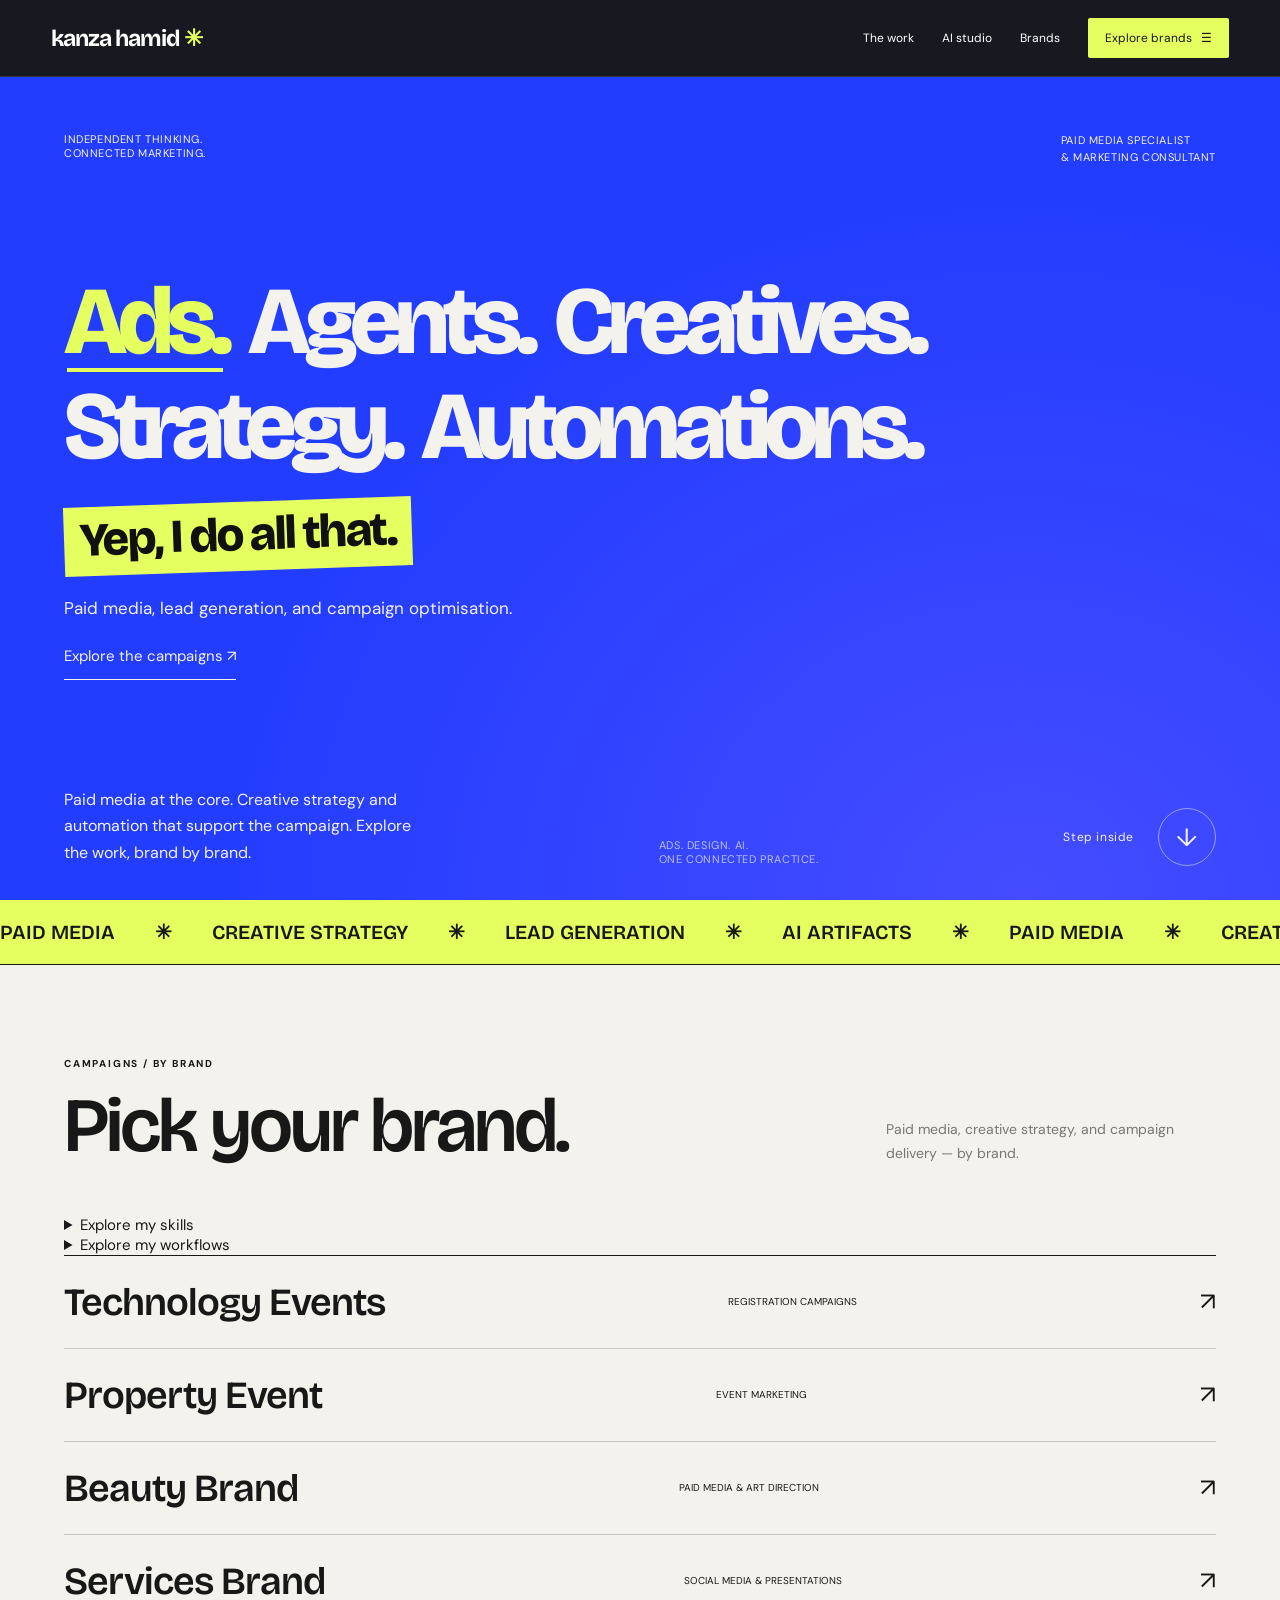
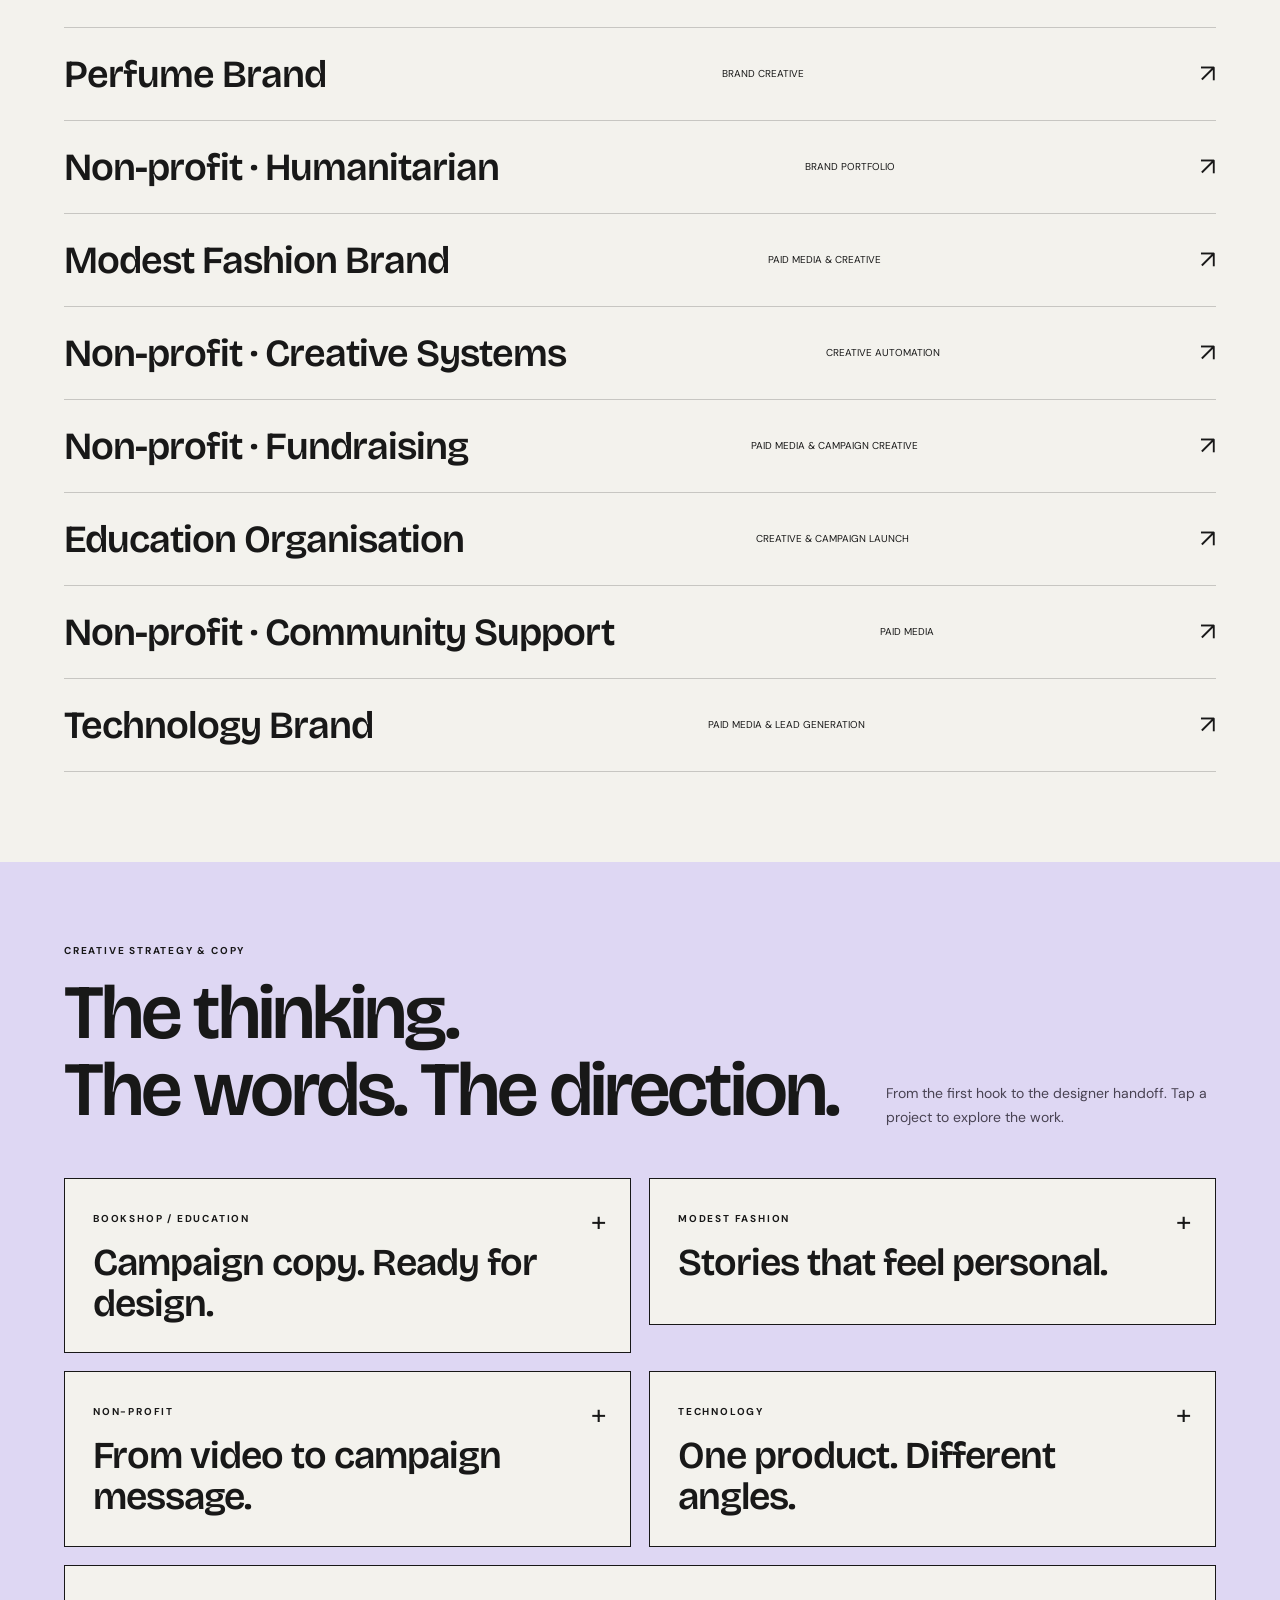
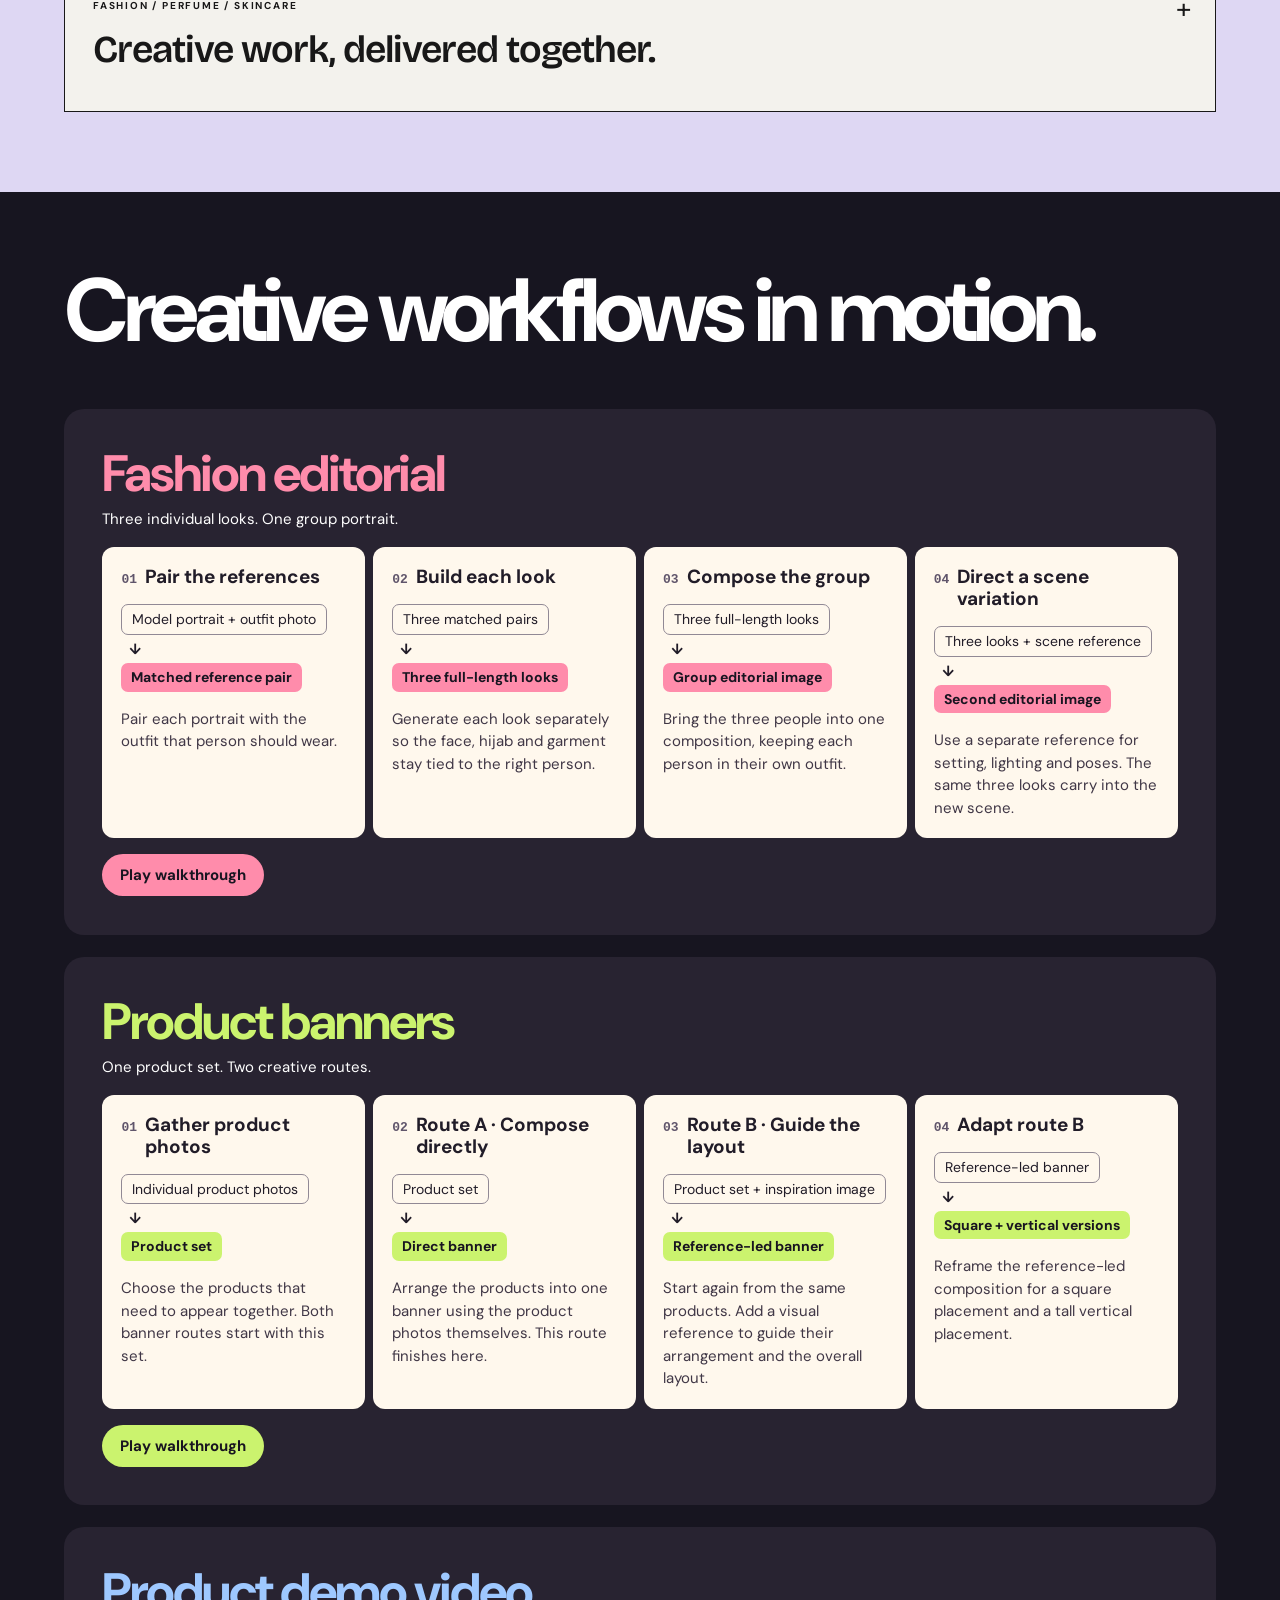
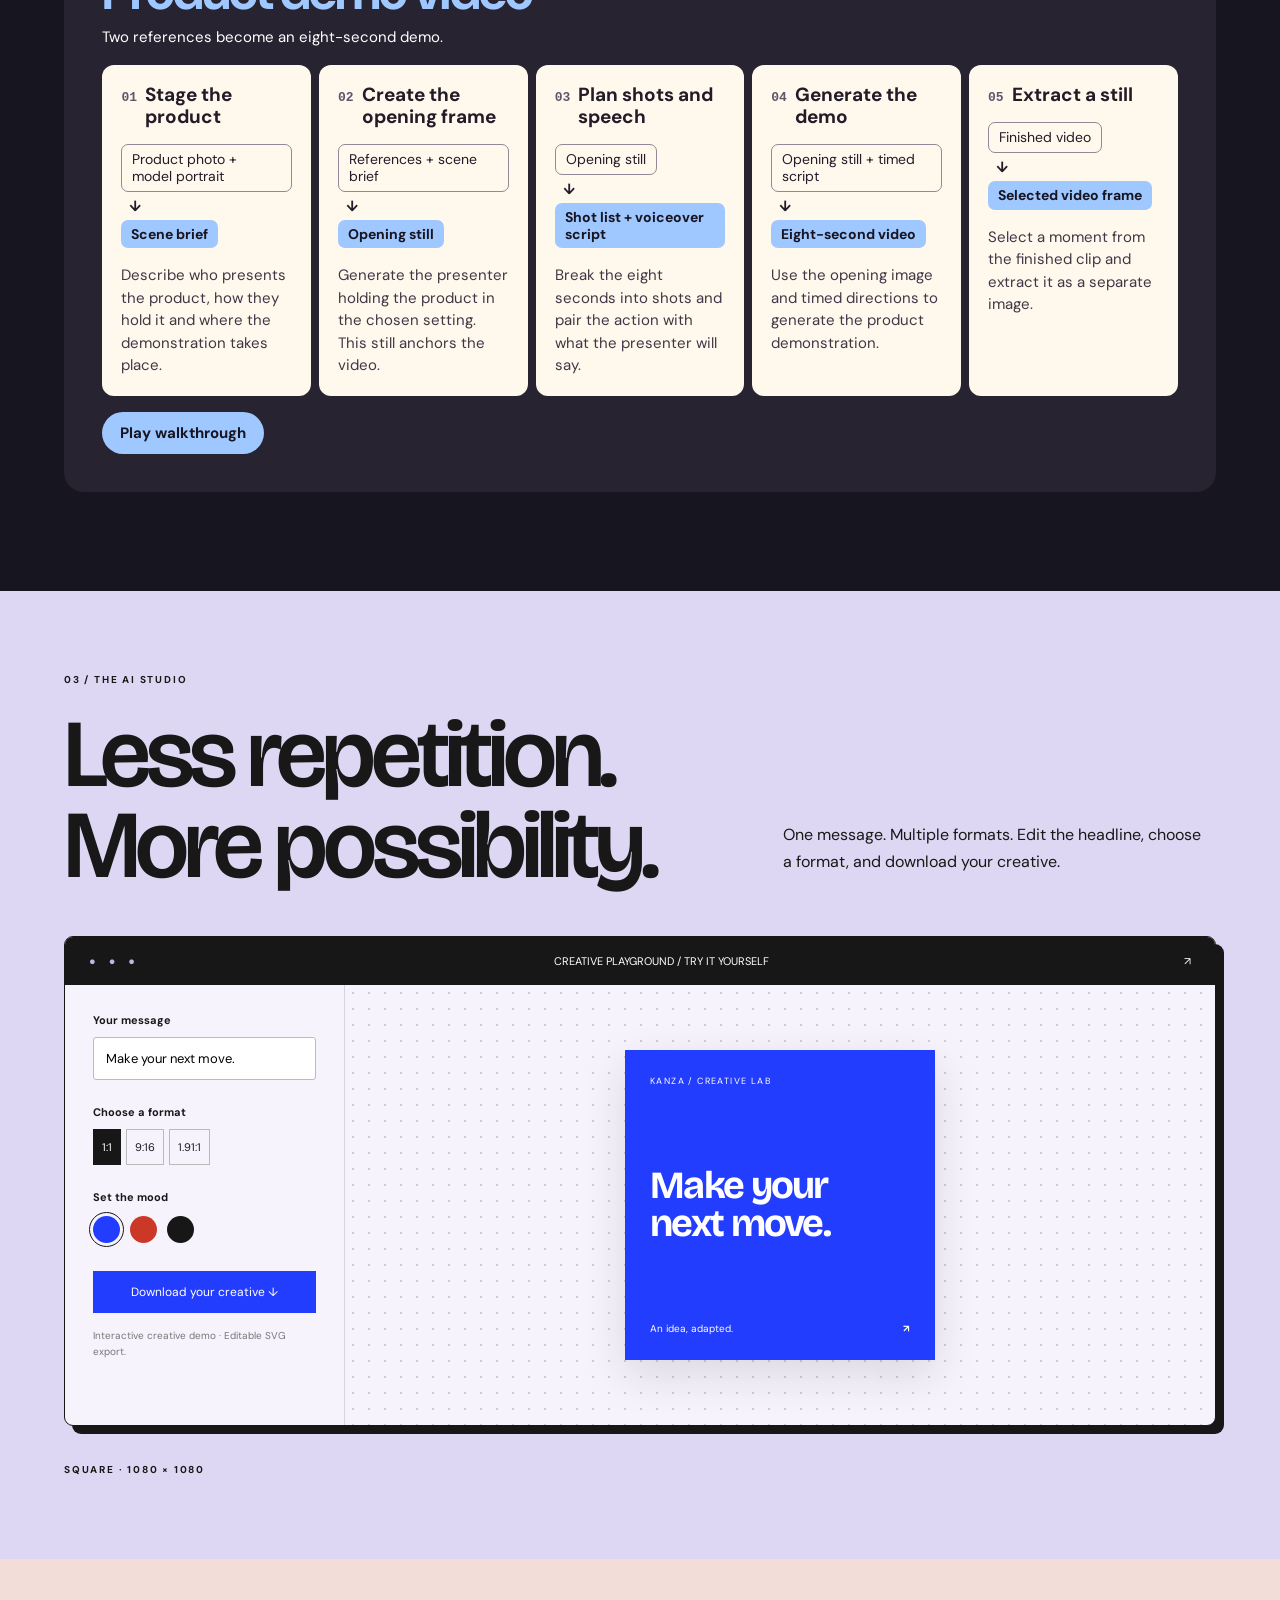
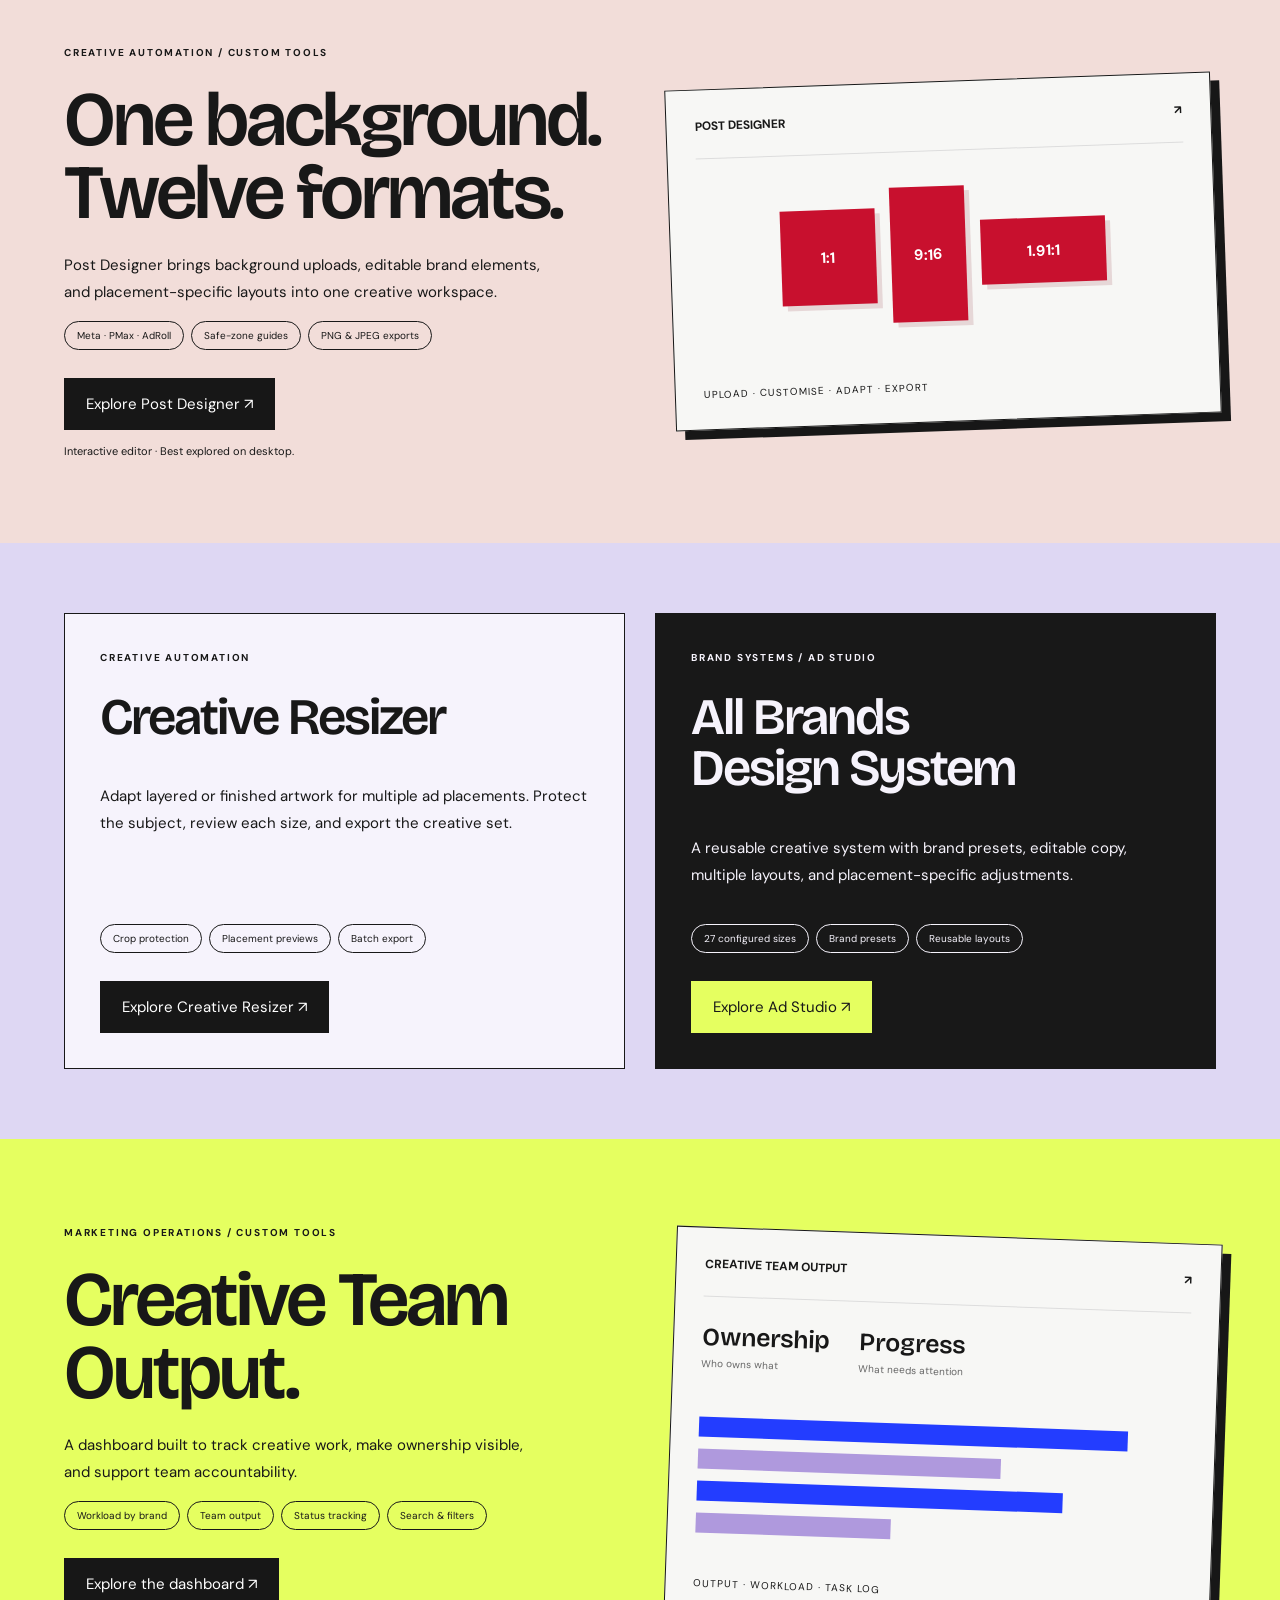
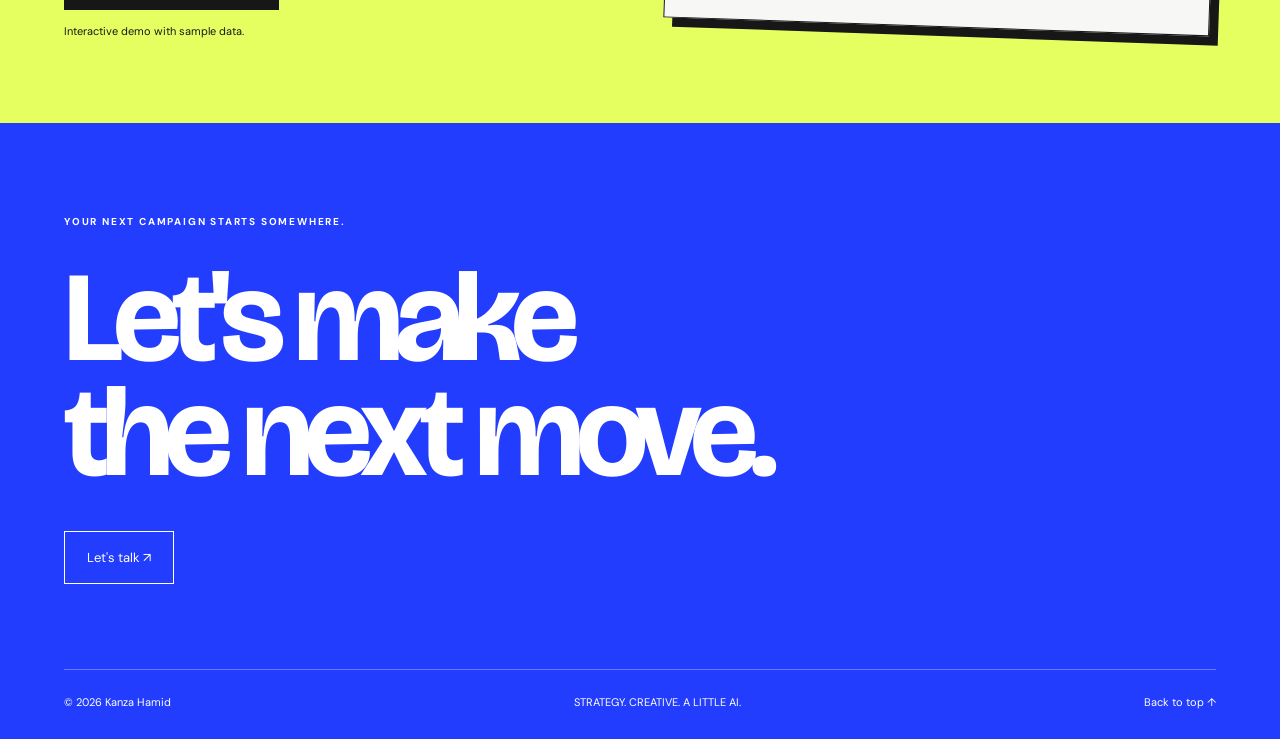
<file: index.html>
<!doctype html><html lang="en"><head><meta charset="utf-8"><meta name="viewport" content="width=device-width,initial-scale=1"><meta name="description" content="Kanza Hamid — Paid Media Specialist & Marketing Consultant. Explore campaigns by brand, Meta lead generation, creative design and interactive AI tools."><meta name="theme-color" content="#233dff"><title>Kanza Hamid — Campaigns, Creative & AI</title><link rel="stylesheet" href="portfolio.css"><meta name="google-site-verification" content="Qwblkh2skA27g4WfGn4xhctPp9uCqnTmbRpPhzlgyv4" /><style>
#top{min-height:100svh}

#top .interactive-hero{display:block;margin:clamp(22px,4vw,62px) 0;max-width:1500px}
#top .hero-message h1{font-size:clamp(50px,7.5vw,130px);line-height:.97;letter-spacing:-.065em}
#top .hero-topics{display:flex;flex-wrap:wrap;align-items:baseline;gap:.05em .21em;max-width:13em}
#top .hero-topics button{display:inline-block;position:relative;text-decoration:none;line-height:1.04;letter-spacing:inherit;animation:headline-land .65s cubic-bezier(.16,1,.3,1) backwards;animation-delay:var(--beat);transition:color .18s}
#top .hero-topics button:nth-child(1){--beat:0s}
#top .hero-topics button:nth-child(2){--beat:.15s}
#top .hero-topics button:nth-child(3){--beat:.29s}
#top .hero-topics button:nth-child(4){--beat:.43s}
#top .hero-topics button:nth-child(5){--beat:.57s}
#top .hero-topics button[aria-pressed="true"]::after{content:"";position:absolute;left:2%;right:3%;bottom:0;height:.045em;background:currentColor;transform-origin:left;animation:headline-rule .28s ease-out}
#top .hero-punchline{display:table;color:#111;background:var(--acid);padding:.16em .32em .22em;font-size:.49em;letter-spacing:-.045em;line-height:1.08;transform:rotate(-2deg);margin:clamp(16px,2vw,32px) 0;animation:headline-stamp .5s .85s cubic-bezier(.16,1,.3,1) backwards}
#top .hero-topic-detail{margin:24px 0 0;min-height:0}
#top button:focus-visible{outline:2px solid white;outline-offset:4px}
@keyframes headline-land{from{opacity:0;transform:translateY(.47em) skewY(4deg)}to{opacity:1;transform:none}}
@keyframes headline-stamp{from{opacity:0;transform:translateX(-.5em) rotate(-6deg) scale(1.12)}to{opacity:1;transform:rotate(-2deg)}}
@keyframes headline-rule{from{transform:scaleX(0)}to{transform:scaleX(1)}}
@media(max-width:650px){#top .hero-message h1{font-size:clamp(41px,10.8vw,70px)}#top .hero-topics{max-width:10.5em;gap:.09em .21em}#top .hero-topic-detail{min-height:100px}}
@media(prefers-reduced-motion:reduce){#top .hero-topics button,#top .hero-topics button::after,#top .hero-punchline{animation:none}}
</style></head><body>
<a class="skip" href="#brands">Skip to selected work</a><header class="top"><a class="wordmark" href="#top">kanza hamid<span> ✳</span></a><nav class="nav" aria-label="Main navigation"><a href="#brands">The work</a><a href="#lab">AI studio</a><a href="#brands">Brands</a><button class="menu-btn" data-index>Explore brands &nbsp; ☰</button></nav><div class="progress" aria-hidden="true"></div></header>
<main><section class="hero" id="top"><div class="hero-top"><span>INDEPENDENT THINKING.<br>CONNECTED MARKETING.</span><span>PAID MEDIA SPECIALIST<br>& MARKETING CONSULTANT</span></div><div class="hero-center interactive-hero"><div class="hero-message"><h1><span class="hero-topics" aria-label="Explore my expertise"><button type="button" data-topic="ads" aria-pressed="true">Ads.</button> <button type="button" data-topic="agents" aria-pressed="false">Agents.</button> <button type="button" data-topic="creatives" aria-pressed="false">Creatives.</button> <button type="button" data-topic="strategy" aria-pressed="false">Strategy.</button> <button type="button" data-topic="automations" aria-pressed="false">Automations.</button></span><span class="hero-punchline">Yep, I do all that.</span></h1><div class="hero-topic-detail"><p id="topic-description" aria-live="polite">Paid media, lead generation, and campaign optimisation.</p><a id="topic-link" href="#brands">Explore the campaigns ↗</a></div></div></div><div class="hero-foot"><p>Paid media at the core. Creative strategy and automation that support the campaign. Explore the work, brand by brand.</p><span class="hero-index">ADS. DESIGN. AI.<br>ONE CONNECTED PRACTICE.</span><a href="#brands">Step inside <span class="circle">↓</span></a></div></section>
<div class="marquee" aria-label="Paid media, creative strategy, lead generation, AI artifacts"><div class="marquee-track" aria-hidden="true"><span>PAID MEDIA</span><b>✳</b><span>CREATIVE STRATEGY</span><b>✳</b><span>LEAD GENERATION</span><b>✳</b><span>AI ARTIFACTS</span><b>✳</b><span>PAID MEDIA</span><b>✳</b><span>CREATIVE STRATEGY</span><b>✳</b><span>LEAD GENERATION</span><b>✳</b><span>AI ARTIFACTS</span><b>✳</b></div></div>

<section class="brands" id="brands"><div class="brand-head"><div><div class="eyebrow">CAMPAIGNS / BY BRAND</div><h2>Pick your brand.</h2></div><p>Paid media, creative strategy, and campaign delivery — by brand.</p></div><details><summary>Explore my skills</summary><ul><li>Paid media strategy, Meta Ads, campaign setup and optimization, lead generation and ecommerce campaigns</li><li>Creative strategy, copywriting, content writing, graphic design, art direction and shoot management</li><li>Email marketing, social media management, presentation design, event marketing, registrations and partnerships</li><li>Marketing consulting, event coordination, AI agents, creative automation, multi-format templates and team workflow dashboards</li></ul></details><details id='workflow-guide'><summary>Explore my workflows</summary><ul><li><a href='#brands'>Paid media</a> &mdash; Compare lead generation campaigns by cost per lead and ecommerce campaigns by purchases and return on ad spend. Open a category to see the reporting period and campaign results.</li><li><a href='#creative-strategy'>Creative strategy and copy</a> &mdash; Explore how a campaign hook becomes copy and a brief for the designer.</li><li><a href='post-designer.html'>Post Designer</a> &mdash; Start with a background, edit the headline and brand elements, then preview layouts for different ad placements.</li><li><a href='creative-resizer.html'>Creative Resizer</a> &mdash; Adapt a creative to multiple sizes and check the composition for each placement.</li><li><a href='creative-team-demo.html'>Team workflow dashboard</a> &mdash; Assign creative work, track its status and review team output.</li><li><a href='all-brands-studio.html'>Design system</a> &mdash; Use reusable templates to keep layouts consistent across a series of campaign assets.</li><li><a href="#creative-workflows">Creative workflows in motion</a></li></ul></details><div class="brand-list" id="brand-list"></div><noscript><p>Technology Events · Property Event · Beauty Brand · Services Brand · Perfume Brand · Non-profit · Humanitarian · Modest Fashion Brand · Non-profit · Creative Systems · Education Organisation · Non-profit · Community Support</p></noscript></section>


<section class="strategy-work" id="creative-strategy" aria-labelledby="strategy-title"><div class="brand-head"><div><div class="eyebrow">CREATIVE STRATEGY &amp; COPY</div><h2 id="strategy-title">The thinking.<br>The words. The direction.</h2></div><p>From the first hook to the designer handoff. Tap a project to explore the work.</p></div><div class="strategy-grid"><details class="strategy-card"><summary><span class="eyebrow">BOOKSHOP / EDUCATION</span><span class="strategy-card-title">Campaign copy. Ready for design.</span><span class="strategy-toggle" aria-hidden="true">+</span></summary><div class="strategy-detail"><p>Collection campaigns, retargeting, social proof and bestseller concepts for Meta and PMax.</p><p>Hooks, on-creative copy, product selections and designer directions shaped around the audience and brand voice. Formats include square, portrait and story placements.</p></div></details><details class="strategy-card"><summary><span class="eyebrow">MODEST FASHION</span><span class="strategy-card-title">Stories that feel personal.</span><span class="strategy-toggle" aria-hidden="true">+</span></summary><div class="strategy-detail"><p>AI video scripting and storyboarding around identity, confidence and personal journeys.</p><p>First hijab, niqab and revert-journey concepts: opening hooks, narrative arcs, scene references and natural product moments. Work covers scripts and visual direction.</p></div></details><details class="strategy-card"><summary><span class="eyebrow">NON-PROFIT</span><span class="strategy-card-title">From video to campaign message.</span><span class="strategy-toggle" aria-hidden="true">+</span></summary><div class="strategy-detail"><p>Fundraising video transcripts developed into Meta ad copy.</p><p>Message-led hooks, supporting copy and calls to action that connect the story to the donation ask.</p></div></details><details class="strategy-card"><summary><span class="eyebrow">TECHNOLOGY</span><span class="strategy-card-title">One product. Different angles.</span><span class="strategy-toggle" aria-hidden="true">+</span></summary><div class="strategy-detail"><p>Product-ad concepts and AI image prompts for smart-access and connectivity products.</p><p>Authentic product visuals, overlay direction, typography hierarchy and reference-led prompts for fully composed creatives.</p></div></details><details class="strategy-card"><summary><span class="eyebrow">FASHION / PERFUME / SKINCARE</span><span class="strategy-card-title">Creative work, delivered together.</span><span class="strategy-toggle" aria-hidden="true">+</span></summary><div class="strategy-detail"><p>Team collaboration on Meta video creatives across consumer categories.</p><p>Creative coordination and team delivery across modest fashion, fragrance and skincare campaigns.</p></div></details></div></section>
<section class="processes" id="creative-workflows" aria-labelledby="motion-title">
<style>
.processes{padding:clamp(40px,6vw,96px) 5vw;background:#171520;color:#fff}.processes h2{color:white;font-size:clamp(40px,7vw,98px);line-height:.97;letter-spacing:-.06em;margin:0 0 .6em}.process{--accent:#ff8cab;background:#282331;color:white;border-radius:20px;padding:clamp(18px,3vw,46px);margin:0 0 22px;scroll-margin-top:75px}.process.lime{--accent:#cbf36e}.process.blue{--accent:#9ec8ff}.process header{position:static;display:block;background:none;color:inherit;border:0;padding:0;height:auto}.process h3{margin:0;color:var(--accent);font-size:clamp(32px,4vw,64px);line-height:1.05;letter-spacing:-.04em}.process header p{margin:8px 0 18px}.process ol{list-style:none;padding:0;margin:0;display:grid;grid-template-columns:repeat(auto-fit,minmax(min(100%,205px),1fr));gap:8px}.process li{background:#fff8ed;color:#211c28;border-radius:12px;padding:16px;border:3px solid transparent;min-width:0}.process .step-name{display:flex;align-items:baseline;gap:8px}.step-name small{font:700 13px monospace;color:#60556b}.process h4{color:inherit;font-weight:700;font-size:19px;line-height:1.15;margin:0}.process li p{font-size:15px;line-height:1.5;margin:12px 0 0;color:#403746}.transfer{display:grid;justify-items:start;gap:4px;margin:16px 0}.transfer span,.transfer strong{padding:6px 10px;border-radius:7px;font-size:14px;line-height:1.2}.transfer span{border:1px solid #918995}.transfer strong{background:var(--accent);color:#181420}.transfer b{transform:rotate(90deg);margin-left:8px}.process button{margin-top:16px;padding:11px 18px;border-radius:25px;border:0;background:var(--accent);color:#181420;font-weight:700;cursor:pointer}.process li.current{border-color:var(--accent);box-shadow:inset 0 0 0 2px #282331}.process li.current .transfer strong{animation:deliver .65s ease both}.process li.current .transfer b{animation:carry .5s ease both}@keyframes deliver{from{opacity:.2;transform:translateY(-9px)}to{opacity:1;transform:none}}@keyframes carry{from{opacity:0;transform:translateY(-6px) rotate(90deg)}to{opacity:1;transform:rotate(90deg)}}@media(prefers-reduced-motion:reduce){.process li.current .transfer *{animation:none}}
</style><h2 id="motion-title">Creative workflows in motion.</h2><article class="process rose" id="fashion-editorial"><header><h3>Fashion editorial</h3><p>Three individual looks. One group portrait.</p></header><ol><li><div class="step-name"><small>01</small><h4>Pair the references</h4></div><div class="transfer"><span>Model portrait + outfit photo</span><b aria-hidden="true">→</b><strong>Matched reference pair</strong></div><p>Pair each portrait with the outfit that person should wear.</p></li>
<li><div class="step-name"><small>02</small><h4>Build each look</h4></div><div class="transfer"><span>Three matched pairs</span><b aria-hidden="true">→</b><strong>Three full-length looks</strong></div><p>Generate each look separately so the face, hijab and garment stay tied to the right person.</p></li>
<li><div class="step-name"><small>03</small><h4>Compose the group</h4></div><div class="transfer"><span>Three full-length looks</span><b aria-hidden="true">→</b><strong>Group editorial image</strong></div><p>Bring the three people into one composition, keeping each person in their own outfit.</p></li>
<li><div class="step-name"><small>04</small><h4>Direct a scene variation</h4></div><div class="transfer"><span>Three looks + scene reference</span><b aria-hidden="true">→</b><strong>Second editorial image</strong></div><p>Use a separate reference for setting, lighting and poses. The same three looks carry into the new scene.</p></li></ol><button hidden type="button">Play walkthrough</button></article>
<article class="process lime" id="product-banners"><header><h3>Product banners</h3><p>One product set. Two creative routes.</p></header><ol><li><div class="step-name"><small>01</small><h4>Gather product photos</h4></div><div class="transfer"><span>Individual product photos</span><b aria-hidden="true">→</b><strong>Product set</strong></div><p>Choose the products that need to appear together. Both banner routes start with this set.</p></li>
<li><div class="step-name"><small>02</small><h4>Route A · Compose directly</h4></div><div class="transfer"><span>Product set</span><b aria-hidden="true">→</b><strong>Direct banner</strong></div><p>Arrange the products into one banner using the product photos themselves. This route finishes here.</p></li>
<li><div class="step-name"><small>03</small><h4>Route B · Guide the layout</h4></div><div class="transfer"><span>Product set + inspiration image</span><b aria-hidden="true">→</b><strong>Reference-led banner</strong></div><p>Start again from the same products. Add a visual reference to guide their arrangement and the overall layout.</p></li>
<li><div class="step-name"><small>04</small><h4>Adapt route B</h4></div><div class="transfer"><span>Reference-led banner</span><b aria-hidden="true">→</b><strong>Square + vertical versions</strong></div><p>Reframe the reference-led composition for a square placement and a tall vertical placement.</p></li></ol><button hidden type="button">Play walkthrough</button></article>
<article class="process blue" id="product-video"><header><h3>Product demo video</h3><p>Two references become an eight-second demo.</p></header><ol><li><div class="step-name"><small>01</small><h4>Stage the product</h4></div><div class="transfer"><span>Product photo + model portrait</span><b aria-hidden="true">→</b><strong>Scene brief</strong></div><p>Describe who presents the product, how they hold it and where the demonstration takes place.</p></li>
<li><div class="step-name"><small>02</small><h4>Create the opening frame</h4></div><div class="transfer"><span>References + scene brief</span><b aria-hidden="true">→</b><strong>Opening still</strong></div><p>Generate the presenter holding the product in the chosen setting. This still anchors the video.</p></li>
<li><div class="step-name"><small>03</small><h4>Plan shots and speech</h4></div><div class="transfer"><span>Opening still</span><b aria-hidden="true">→</b><strong>Shot list + voiceover script</strong></div><p>Break the eight seconds into shots and pair the action with what the presenter will say.</p></li>
<li><div class="step-name"><small>04</small><h4>Generate the demo</h4></div><div class="transfer"><span>Opening still + timed script</span><b aria-hidden="true">→</b><strong>Eight-second video</strong></div><p>Use the opening image and timed directions to generate the product demonstration.</p></li>
<li><div class="step-name"><small>05</small><h4>Extract a still</h4></div><div class="transfer"><span>Finished video</span><b aria-hidden="true">→</b><strong>Selected video frame</strong></div><p>Select a moment from the finished clip and extract it as a separate image.</p></li></ol><button hidden type="button">Play walkthrough</button></article>
<script>
for (const process of document.querySelectorAll('.processes .process')) {
  const steps = [...process.querySelectorAll('li')];
  const button = process.querySelector('button');
  let timer, current = 0;
  button.hidden = false;
  function show() {
    steps.forEach((step, index) => step.classList.toggle('current', index === current));
    button.textContent = 'Pause · step ' + (current + 1) + ' of ' + steps.length;
  }
  button.addEventListener('click', () => {
    if (timer) { clearInterval(timer); timer = null; button.textContent = 'Continue walkthrough'; return; }
    if (current >= steps.length) current = 0;
    show();
    timer = setInterval(() => {
      current++;
      if (current < steps.length) show();
      else { clearInterval(timer); timer = null; button.textContent = 'Replay walkthrough'; }
    }, 3500);
  });
}
</script></section><section class="lab" id="lab"><div class="lab-head"><div><div class="eyebrow">03 / THE AI STUDIO</div><h2>Less repetition.<br>More possibility.</h2></div><p>One message. Multiple formats. Edit the headline, choose a format, and download your creative.</p></div><div class="lab-window"><div class="window-bar"><span>● ● ●</span><span>CREATIVE PLAYGROUND / TRY IT YOURSELF</span><span>↗</span></div><div class="lab-body"><div class="controls"><div class="full"><label for="headline">Your message</label><input id="headline" value="Make your next move." maxlength="50"></div><div><span class="control-label">Choose a format</span><div class="format-options"><button data-format="square" aria-pressed="true">1:1</button><button data-format="portrait" aria-pressed="false">9:16</button><button data-format="landscape" aria-pressed="false">1.91:1</button></div></div><div><span class="control-label">Set the mood</span><div class="swatches"><button aria-label="Cobalt blue" style="background:#233dff" data-color="#233dff" aria-pressed="true"></button><button aria-label="Coral red" style="background:#cc3828" data-color="#cc3828" aria-pressed="false"></button><button aria-label="Ink black" style="background:#171717" data-color="#171717" aria-pressed="false"></button></div></div><button class="download full" id="download">Download your creative ↓</button><small class="full">Interactive creative demo · Editable SVG export.</small><small class="full" id="download-status" aria-live="polite"></small></div><div class="canvas"><div class="ad-preview" id="ad-preview"><small>KANZA / CREATIVE LAB</small><strong id="ad-title">Make your next move.</strong><span>An idea, adapted. <b>↗</b></span></div></div></div></div><div class="lab-foot"><div class="eyebrow" id="canvas-status" aria-live="polite">SQUARE · 1080 × 1080</div></div></section>


<section class="dashboard-project post-designer-project" id="post-designer"><div><div class="eyebrow">CREATIVE AUTOMATION / CUSTOM TOOLS</div><h2>One background.<br>Twelve formats.</h2><p>Post Designer brings background uploads, editable brand elements, and placement-specific layouts into one creative workspace.</p><div class="tags"><span>Meta · PMax · AdRoll</span><span>Safe-zone guides</span><span>PNG & JPEG exports</span></div><button id="open-designer" class="dashboard-launch">Explore Post Designer ↗</button><small>Interactive editor · Best explored on desktop.</small></div><button class="dashboard-card designer-card" data-designer-open aria-label="Open Post Designer"><div class="dash-card-header">POST DESIGNER <span>↗</span></div><div class="designer-formats" aria-hidden="true"><div>1:1</div><div>9:16</div><div>1.91:1</div></div><div class="dash-card-footer">UPLOAD · CUSTOMISE · ADAPT · EXPORT</div></button></section><section class="automation-pair" id="automation-systems"><article><div class="eyebrow">CREATIVE AUTOMATION</div><h2>Creative Resizer</h2><p>Adapt layered or finished artwork for multiple ad placements. Protect the subject, review each size, and export the creative set.</p><div class="tags"><span>Crop protection</span><span>Placement previews</span><span>Batch export</span></div><button class="dashboard-launch" data-system="resizer">Explore Creative Resizer ↗</button></article><article><div class="eyebrow">BRAND SYSTEMS / AD STUDIO</div><h2>All Brands<br>Design System</h2><p>A reusable creative system with brand presets, editable copy, multiple layouts, and placement-specific adjustments.</p><div class="tags"><span>27 configured sizes</span><span>Brand presets</span><span>Reusable layouts</span></div><button class="dashboard-launch" data-system="studio">Explore Ad Studio ↗</button></article></section><section class="dashboard-project" id="team-dashboard"><div><div class="eyebrow">MARKETING OPERATIONS / CUSTOM TOOLS</div><h2>Creative Team<br>Output.</h2><p>A dashboard built to track creative work, make ownership visible, and support team accountability.</p><div class="tags"><span>Workload by brand</span><span>Team output</span><span>Status tracking</span><span>Search & filters</span></div><button id="open-dashboard" class="dashboard-launch">Explore the dashboard ↗</button><small>Interactive demo with sample data.</small></div><button class="dashboard-card" data-dashboard-open aria-label="Explore Creative Team Output dashboard"><div class="dash-card-header">CREATIVE TEAM OUTPUT <span>↗</span></div><div class="dash-mini-metrics"><div><b>Ownership</b><span>Who owns what</span></div><div><b>Progress</b><span>What needs attention</span></div></div><div class="dash-mini-chart" aria-hidden="true"><i style="width:88%"></i><i style="width:62%"></i><i style="width:75%"></i><i style="width:40%"></i></div><div class="dash-card-footer">OUTPUT · WORKLOAD · TASK LOG</div></button></section><section class="contact" id="contact"><div class="eyebrow">YOUR NEXT CAMPAIGN STARTS SOMEWHERE.</div><h2>Let's make<br>the next move.</h2><button id="contact-button">Let's talk ↗</button><footer class="footer"><span>© 2026 Kanza Hamid</span><span>STRATEGY. CREATIVE. A LITTLE AI.</span><a href="#top">Back to top ↑</a></footer></section></main><dialog class="dialog" id="modal" aria-labelledby="modal-title"><button class="dialog-close" aria-label="Close dialog">×</button><div id="modal-content"></div></dialog><script src="portfolio.js" defer></script></body></html>
</file>
<file: portfolio.css>
@import url('https://fonts.googleapis.com/css2?family=Bricolage+Grotesque:opsz,wght@12..96,500;12..96,600;12..96,700;12..96,800&family=DM+Sans:wght@400;500;600;700&display=swap');
:root{--blue:#233dff;--acid:#e5ff60;--paper:#f3f2ed;--ink:#181818;--font:'Bricolage Grotesque',Arial,sans-serif}*{box-sizing:border-box}html{scroll-behavior:smooth;scroll-padding-top:75px}body{margin:0;background:var(--paper);color:var(--ink);font:15px 'DM Sans',Arial,sans-serif}a{color:inherit;text-decoration:none}button,input{font:inherit}button{cursor:pointer}a:focus-visible,button:focus-visible,input:focus-visible{outline:3px solid #ff699d;outline-offset:5px}button{color:inherit}::selection{background:var(--acid);color:var(--ink)}.skip{position:fixed;top:-100px;background:var(--acid);padding:15px;z-index:100}.skip:focus{top:10px}.top{height:77px;position:fixed;top:0;left:0;right:0;z-index:20;display:flex;align-items:center;justify-content:space-between;padding:0 4%;color:white;background:#171717f5;border-bottom:1px solid #ffffff20;backdrop-filter:blur(15px)}.wordmark{font-family:var(--font);font-size:23px;font-weight:700;letter-spacing:-1px}.wordmark span{color:var(--acid)}.nav{display:flex;gap:28px;align-items:center;font-size:12px}.nav button{background:none;border:0;color:white;padding:10px 0}.nav .menu-btn{background:var(--acid);color:var(--ink);padding:12px 17px;border-radius:2px}.progress{position:absolute;bottom:-1px;left:0;height:2px;background:var(--acid);width:0}.hero{background:var(--blue);color:var(--paper);min-height:890px;min-height:max(850px,100svh);position:relative;overflow:hidden;padding:132px 5% 34px;display:flex;flex-direction:column;justify-content:space-between}.hero::before{content:'';position:absolute;inset:0;background:radial-gradient(ellipse at 80% 100%,#7863ff66,transparent 55%);pointer-events:none}.hero-top,.hero-foot{position:relative;display:flex;justify-content:space-between;gap:30px;font-size:11px;letter-spacing:.6px}.hero-top span:last-child{max-width:205px;line-height:1.5}.hero-center{position:relative;margin:48px 0 70px;z-index:1}.hero h1{font:800 clamp(80px,12.5vw,190px)/.84 var(--font);letter-spacing:-.075em;margin:0;position:relative;z-index:2}.hero h1 .outline{color:var(--acid)}.hero h1 .shift{padding-left:10vw}.hero-art{position:absolute;right:3%;top:7%;width:240px;aspect-ratio:4/5;background:var(--acid);transform:rotate(9deg);padding:13px;box-shadow:0 24px 70px #080e5b70;z-index:3;transition:transform .35s;border:0;text-align:left;color:#111}.hero-art:hover{transform:rotate(0deg) translateY(-8px)}.hero-art img{width:100%;height:calc(100% - 39px);object-fit:cover}.hero-art small{display:flex;justify-content:space-between;font-size:10px;font-weight:700;padding-top:13px}.hero-foot{align-items:end}.hero-foot p{max-width:350px;font-size:16px;line-height:1.65;margin:0;letter-spacing:0}.hero-foot a{display:flex;align-items:center;gap:24px;font-size:12px}.circle{width:58px;height:58px;display:grid;place-items:center;border:1px solid #ffffff77;border-radius:50%;font-size:25px}.hero-index{font-size:11px;opacity:.7}.marquee{overflow:hidden;background:var(--acid);padding:20px 0;border-bottom:1px solid #181818}.marquee-track{display:flex;gap:40px;width:max-content;animation:marquee 30s linear infinite;font:600 20px var(--font)}.marquee-track b{font-size:20px}@keyframes marquee{to{transform:translateX(-50%)}}section{scroll-margin-top:0}.intro{padding:100px 5%;display:grid;grid-template-columns:1fr 2.4fr;gap:50px}.eyebrow{font-size:10px;text-transform:uppercase;letter-spacing:1.8px;font-weight:700;line-height:1.8}.intro h2{font:500 clamp(35px,4.5vw,66px)/1.08 var(--font);letter-spacing:-2.5px;margin:0}.intro h2 span{color:#98988f}.intro p{max-width:610px;font-size:17px;line-height:1.8;color:#66665f;margin:28px 0 0}.work-heading{padding:0 5% 35px;display:flex;justify-content:space-between;align-items:end}.work-heading h2{font:600 clamp(40px,6vw,80px)/1 var(--font);letter-spacing:-3px;margin:12px 0 0}.work-heading button{background:none;border:0;border-bottom:1px solid;padding:10px 0;font-size:12px}.campaign{padding:55px 5% 65px;overflow:hidden;position:relative}.campaign-head{display:flex;justify-content:space-between;align-items:center;font-size:10px;letter-spacing:1px;text-transform:uppercase;border-bottom:1px solid currentColor;padding-bottom:20px;opacity:.8}.campaign-title{display:flex;align-items:end;justify-content:space-between;gap:25px;margin:45px 0 35px}.campaign h2{font:800 clamp(85px,14vw,190px)/.82 var(--font);letter-spacing:-.07em;margin:0}.campaign-title p{max-width:320px;font-size:19px;line-height:1.4;letter-spacing:-.4px;margin:0}.nzf{background:#f85138;color:#201613}.creative-stage{display:grid;grid-template-columns:1.1fr 1fr;gap:4%;align-items:center;padding:20px 0}.main-creative{position:relative;padding:32px;background:#f4d9c7;min-height:465px;display:grid;place-items:center}.main-creative img{width:82%;max-height:480px;object-fit:contain;box-shadow:0 15px 25px #57221330;transform:rotate(-3deg);transition:transform .4s}.main-creative:hover img{transform:rotate(0)}.enlarge{position:absolute;bottom:15px;right:15px;background:#201613;color:white;border:0;border-radius:50%;width:43px;height:43px;font-size:22px}.creative-info h3{font:600 clamp(30px,3.8vw,52px)/1.05 var(--font);letter-spacing:-1.8px;margin:15px 0 22px}.creative-info p{max-width:450px;line-height:1.8;font-size:15px}.thumbnails{display:flex;gap:10px;margin:30px 0}.thumbnails button{width:70px;height:75px;border:2px solid transparent;background:transparent;padding:3px;opacity:.65}.thumbnails button[aria-pressed=true]{border-color:#201613;opacity:1}.thumbnails img{height:100%;width:100%;object-fit:cover}.text-link{display:inline-flex;align-items:center;justify-content:space-between;gap:30px;border-bottom:1px solid currentColor;padding:12px 0;font-size:12px;font-weight:600}.campaign-bottom{border-top:1px solid #20161344;padding-top:24px;margin-top:25px;display:flex;justify-content:space-between;gap:25px;font-size:12px}.tags{display:flex;flex-wrap:wrap;gap:7px}.tags span{border:1px solid currentColor;padding:7px 12px;border-radius:20px;font-size:10px}.ameta{background:#171717;color:var(--paper)}.ameta .campaign-title{margin-bottom:65px}.ameta h2{color:var(--acid)}.ameta-grid{display:grid;grid-template-columns:1fr 1fr;gap:8%;align-items:start}.ameta-copy h3{font:500 37px/1.13 var(--font);letter-spacing:-1px;margin:0 0 22px}.ameta-copy p{font-size:15px;line-height:1.8;color:#aaa;max-width:450px}.ameta-copy small{display:block;color:#777;font-size:11px;line-height:1.7;margin-top:35px}.journey{background:#242424;border:1px solid #ffffff22;padding:30px;min-height:350px}.journey-top{display:flex;justify-content:space-between;font-size:10px;letter-spacing:1px;color:#aaa;margin-bottom:25px}.journey-tabs{display:flex;gap:6px}.journey-tabs button{border:1px solid #ffffff30;background:transparent;color:#b3b3b3;flex:1;padding:13px 5px;font-size:11px}.journey-tabs button[aria-selected=true]{background:var(--acid);color:#171717}.journey h4{font:600 35px/1.1 var(--font);letter-spacing:-1px;margin:32px 0 12px}.journey p{font-size:14px;line-height:1.7;color:#aaa;min-height:70px}.journey-foot{border-top:1px solid #ffffff20;margin-top:25px;padding-top:15px;font-size:10px;color:#888}.ameta .campaign-bottom{border-color:#ffffff33}.lab{padding:80px 5%;background:#ded7f3}.lab-head{display:grid;grid-template-columns:1.5fr 1fr;gap:70px;align-items:end;margin-bottom:45px}.lab h2{font:600 clamp(55px,7.5vw,105px)/.95 var(--font);letter-spacing:-5px;margin:20px 0 0}.lab-head p{font-size:16px;line-height:1.7;max-width:420px}.lab-window{background:#f6f3fc;border:1px solid #171717;border-radius:9px;box-shadow:8px 8px 0 #171717;overflow:hidden}.window-bar{background:#171717;color:white;padding:17px 24px;display:flex;justify-content:space-between;font-size:11px}.window-bar span:first-child{color:#c1b5df;letter-spacing:5px}.lab-body{display:grid;grid-template-columns:280px 1fr;min-height:440px}.controls{padding:28px;border-right:1px solid #17171725}.controls label,.control-label{font-size:11px;font-weight:700;display:block;margin-bottom:10px}.controls input{width:100%;padding:12px;border:1px solid #bbb;background:white;border-radius:3px;font-size:13px;margin-bottom:25px}.format-options{display:flex;gap:5px;margin-bottom:25px}.format-options button{padding:10px 8px;background:transparent;border:1px solid #bbb;font-size:11px}.format-options button[aria-pressed=true]{background:#171717;color:white;border-color:#171717}.swatches{display:flex;gap:10px;margin:12px 0 28px}.swatches button{height:27px;width:27px;border:2px solid transparent;border-radius:50%;outline-offset:3px}.swatches button[aria-pressed=true]{outline:1px solid #171717}.download{background:var(--blue);color:white;border:0;padding:13px;width:100%;font-size:12px}.controls small{display:block;font-size:10px;line-height:1.6;margin-top:15px;color:#777}.canvas{display:flex;align-items:center;justify-content:center;padding:35px;background-image:radial-gradient(#cfc9dc 1px,transparent 1px);background-size:16px 16px;min-height:440px}.ad-preview{background:var(--blue);color:white;width:310px;aspect-ratio:1;display:flex;flex-direction:column;justify-content:space-between;padding:25px;box-shadow:0 15px 40px #25203920;transition:width .4s,aspect-ratio .4s,background .3s;overflow:hidden}.ad-preview.portrait{width:210px;aspect-ratio:9/16}.ad-preview.landscape{width:min(100%,510px);aspect-ratio:1.91}.ad-preview small{font-size:9px;letter-spacing:1.4px}.ad-preview strong{font:700 clamp(25px,3vw,43px)/.98 var(--font);letter-spacing:-1.7px;overflow-wrap:anywhere;max-width:95%}.ad-preview.portrait strong{font-size:35px}.ad-preview.landscape strong{font-size:34px;max-width:70%}.ad-preview span{font-size:10px;display:flex;justify-content:space-between}.lab-foot{display:flex;justify-content:space-between;gap:40px;margin-top:35px}.lab-foot p{font-size:13px;line-height:1.7;max-width:480px;margin:0}.brands{padding:90px 5%;background:var(--paper)}.brand-head{display:flex;justify-content:space-between;align-items:end;gap:40px;margin-bottom:35px}.brand-head h2{font:600 clamp(45px,6vw,80px)/1 var(--font);letter-spacing:-3px;margin:15px 0}.brand-head p{max-width:330px;font-size:14px;line-height:1.7;color:#777}.brand-list{border-top:1px solid #181818}.brand-row{display:flex;justify-content:space-between;align-items:center;text-align:left;width:100%;border:0;border-bottom:1px solid #18181833;padding:23px 0;background:transparent;transition:padding .25s,background .25s;color:#181818}.brand-row:hover{background:var(--acid);padding-left:20px;padding-right:20px}.brand-row strong{font:600 clamp(24px,3vw,42px) var(--font);letter-spacing:-1px}.brand-row span{font-size:10px}.brand-row i{font-style:normal;font-size:25px}.about{background:var(--acid);padding:90px 5%;display:grid;grid-template-columns:1fr 1fr;gap:10%}.about h2{font:600 clamp(55px,7vw,100px)/.96 var(--font);letter-spacing:-4px;margin:20px 0}.about-copy{font-size:20px;line-height:1.65;letter-spacing:-.4px}.about-small{font-size:14px;line-height:1.8}.contact{padding:90px 5% 30px;background:var(--blue);color:white}.contact h2{font:700 clamp(65px,10vw,145px)/.9 var(--font);letter-spacing:-.065em;margin:30px 0 40px}.contact button{border:1px solid white;background:transparent;color:white;padding:17px 22px;font-size:13px}.contact p{font-size:12px;color:#c4caff;margin-top:18px}.footer{display:flex;justify-content:space-between;gap:20px;border-top:1px solid #ffffff50;margin-top:85px;padding-top:25px;font-size:11px}.dialog{width:min(960px,94vw);max-height:90svh;border:0;padding:40px;background:var(--paper);color:var(--ink);overflow:auto}.dialog::backdrop{background:#101020bb;backdrop-filter:blur(10px)}.dialog-close{position:sticky;float:right;top:0;border:1px solid #181818;border-radius:50%;background:var(--paper);height:38px;width:38px;font-size:22px;z-index:1}.dialog h2{font:600 clamp(35px,6vw,70px)/1 var(--font);letter-spacing:-2px;margin:35px 0 20px}.dialog p{line-height:1.8;max-width:600px;color:#666}.dialog img{display:block;max-width:100%;max-height:65vh;margin:20px auto}.menu-list{display:grid;grid-template-columns:1fr 1fr;gap:0 30px;margin:25px 0}.menu-list a{border-bottom:1px solid #ccc;padding:15px 0;font:500 23px var(--font)}.menu-list a:hover{color:var(--blue)}.reveal{opacity:1}.js .reveal{opacity:0;transform:translateY(25px);transition:opacity .7s,transform .7s}.js .reveal.in{opacity:1;transform:none}@media(min-width:1600px){.hero-art{right:8%;width:290px}}@media(max-width:1000px){.hero-art{width:180px;right:0;top:12%}.hero{min-height:800px}.hero h1{font-size:13vw}.main-creative{min-height:350px;padding:20px}.lab-body{grid-template-columns:240px 1fr}.ameta-grid{gap:35px}.ameta-copy h3{font-size:31px}}@media(max-width:650px){.top{height:65px;padding:0 5%}.wordmark{font-size:20px}.nav>a{display:none}.nav{gap:10px}.nav .menu-btn{font-size:11px}.hero{min-height:820px;padding-top:100px}.hero-top{font-size:9px}.hero-top span:last-child{max-width:130px}.hero-center{margin:100px 0 125px}.hero h1{font-size:16.9vw}.hero h1 .shift{padding-left:0}.hero-art{width:135px;top:auto;bottom:-140px;right:8%;padding:8px}.hero-art small{font-size:7px;padding-top:8px}.hero-foot{align-items:start;gap:20px}.hero-foot p{font-size:13px;max-width:220px}.hero-index{display:none}.hero-foot a{gap:10px;font-size:10px;max-width:100px}.circle{width:38px;height:38px;flex-shrink:0}.intro{padding:65px 5%;grid-template-columns:1fr;gap:25px}.intro h2{font-size:37px;letter-spacing:-1.5px}.intro p{font-size:15px}.work-heading{align-items:end;gap:20px}.work-heading h2{font-size:44px}.work-heading button{font-size:10px}.campaign{padding:35px 5% 45px}.campaign-title{display:block;margin-top:35px}.campaign h2{font-size:100px}.campaign-title p{font-size:17px;margin-top:25px;max-width:270px}.creative-stage,.ameta-grid{grid-template-columns:1fr}.main-creative{min-height:310px}.main-creative img{max-height:340px}.creative-info{padding-top:20px}.creative-info h3{font-size:36px}.campaign-bottom{flex-direction:column;gap:16px}.ameta .campaign-title{margin-bottom:35px}.journey{padding:23px}.lab{padding:60px 5%}.lab-head{grid-template-columns:1fr;gap:20px}.lab h2{font-size:65px;letter-spacing:-3px}.lab-body{grid-template-columns:1fr}.controls{border-right:0;border-bottom:1px solid #ccc;padding:22px;display:grid;grid-template-columns:1fr 1fr;gap:18px}.controls input{margin:0}.controls .full{grid-column:1/-1}.format-options{margin:0}.swatches{margin:5px 0}.controls small{margin:0}.canvas{padding:25px;min-height:400px}.ad-preview strong{font-size:40px}.ad-preview.landscape strong{font-size:25px}.lab-foot{flex-direction:column;gap:18px}.brand-head{display:block}.brand-row strong{font-size:28px}.brand-row span{display:none}.brands{padding:60px 5%}.about{grid-template-columns:1fr;gap:20px;padding:65px 5%}.about h2{font-size:65px}.about-copy{font-size:20px}.contact{padding-top:65px}.contact h2{font-size:70px}.footer{font-size:9px}.menu-list{grid-template-columns:1fr}.dialog{padding:25px}.window-bar{padding:15px;font-size:9px}}@media(prefers-reduced-motion:reduce){html{scroll-behavior:auto}*,*::before,*::after{animation:none!important;transition:none!important}.js .reveal{opacity:1;transform:none}}
.results-grid{display:grid;grid-template-columns:1fr 1fr;gap:0;margin:35px 0 10px;border-top:1px solid #181818}.results-grid>div{padding:30px 15px 30px 0;border-bottom:1px solid #18181830}.results-grid strong{display:block;font:700 clamp(40px,7vw,80px)/1 var(--font);letter-spacing:-3px;color:var(--blue)}.results-grid span{display:block;margin-top:12px;font-size:13px}.result-period{font-size:12px}@media(max-width:450px){.results-grid strong{font-size:43px;letter-spacing:-2px}.results-grid span{font-size:11px}}
.featured-work{display:grid;grid-template-columns:1fr 1fr;gap:28px;padding:0 5% 80px}.featured-work button{text-align:left;border:0;background:none;padding:0}.featured-work img{width:100%;height:330px;object-fit:contain;background:#e6e4df}.featured-work span{display:flex;justify-content:space-between;font:600 28px var(--font);margin:18px 0 8px}.featured-work small{font-size:12px;color:#666}.website-links{display:flex;gap:20px;flex-wrap:wrap;margin:20px 0}.website-links a{font-size:12px;border-bottom:1px solid;padding:8px 0}.work-tabs{display:flex;flex-wrap:wrap;gap:7px;margin:30px 0 20px}.work-tabs button{padding:10px 14px;border:1px solid #bbb;border-radius:30px;background:none;font-size:12px}.work-tabs button[aria-pressed=true]{background:#181818;color:white;border-color:#181818}.work-stage{background:#e3e1db;padding:15px;min-height:300px;display:grid;place-items:center}.dialog .work-large{max-height:65vh;max-width:100%;width:auto;margin:0 auto;object-fit:contain}.work-caption{display:flex;justify-content:space-between;gap:20px;margin:18px 0;font-size:12px}.work-thumbs{display:flex;gap:8px;overflow:auto;padding:5px 3px 15px}.work-thumbs button{flex-shrink:0;width:88px;height:88px;background:#e5e2dc;border:2px solid transparent;padding:4px;font-size:10px}.work-thumbs button[aria-pressed=true]{border-color:var(--blue)}.dialog .work-thumbs img{width:100%;height:100%;object-fit:contain;margin:0}.email-exhibit{width:100%;height:65vh;border:0;background:white}.dialog .email-note{font-size:11px}@media(max-width:650px){.featured-work{grid-template-columns:1fr;padding-bottom:50px}.featured-work img{height:300px}.featured-work span{font-size:25px}.work-stage{padding:8px;min-height:180px}}
.work-zoom{border:0;padding:0;background:transparent;cursor:zoom-in;width:100%}.work-zoom.expanded{cursor:zoom-out}.dialog .work-zoom.expanded .work-large{max-height:none;width:100%}
.dashboard-project{padding:85px 5%;background:#e5ff60;display:grid;grid-template-columns:1fr 1fr;gap:60px;align-items:center}.dashboard-project h2{font:600 clamp(45px,6vw,80px)/.95 var(--font);letter-spacing:-3px;margin:22px 0}.dashboard-project p{line-height:1.8;max-width:480px}.dashboard-launch{background:#171717;color:white;padding:16px 22px;border:0;margin-top:28px}.dashboard-project small{display:block;margin-top:14px;font-size:11px}.dashboard-card{background:#f7f7f5;border:1px solid #171717;padding:28px;text-align:left;transform:rotate(2deg);box-shadow:9px 9px 0 #171717}.dash-card-header{display:flex;justify-content:space-between;font-weight:700;font-size:12px;padding-bottom:24px;border-bottom:1px solid #ddd}.dash-mini-metrics{display:flex;gap:30px;padding:25px 0}.dash-mini-metrics b{font:600 25px var(--font);display:block}.dash-mini-metrics span{font-size:10px;color:#666}.dash-mini-chart{display:grid;gap:12px;padding:20px 0}.dash-mini-chart i{height:20px;background:#233dff}.dash-mini-chart i:nth-child(even){background:#af99dd}.dash-card-footer{margin-top:24px;font-size:10px;letter-spacing:1px}.dashboard-embed{width:100%;height:68vh;border:1px solid #ccc;background:white}@media(max-width:650px){.dashboard-project{grid-template-columns:1fr;gap:35px;padding:60px 5%}.dashboard-card{padding:22px;transform:none}.dashboard-project h2{font-size:55px}}
.post-designer-project{background:#f2ddd9}.designer-card{transform:rotate(-2deg)}.designer-formats{display:flex;align-items:center;justify-content:center;gap:15px;padding:35px 0}.designer-formats>div{background:#c8102e;color:white;display:grid;place-items:center;font-weight:700;font-size:15px;box-shadow:5px 5px 0 #7a0b1c22}.designer-formats>div:nth-child(1){width:95px;height:95px}.designer-formats>div:nth-child(2){width:75px;height:135px}.designer-formats>div:nth-child(3){width:125px;height:65px}@media(max-width:650px){.designer-card{transform:none}.designer-formats{gap:10px}.designer-formats>div:nth-child(1){width:70px;height:70px}.designer-formats>div:nth-child(2){width:60px;height:105px}.designer-formats>div:nth-child(3){width:95px;height:50px}}
.automation-pair{padding:70px 5%;display:grid;grid-template-columns:1fr 1fr;gap:30px;background:#ded7f3}.automation-pair article{border:1px solid #181818;padding:35px;background:#f6f3fc;display:flex;flex-direction:column;align-items:start}.automation-pair article:nth-child(2){background:#181818;color:#f6f3fc}.automation-pair h2{font:600 clamp(35px,4vw,60px)/1 var(--font);letter-spacing:-2px;margin:25px 0}.automation-pair p{font-size:15px;line-height:1.8}.automation-pair .tags{margin-top:auto;padding-top:20px}.automation-pair article:nth-child(2) .dashboard-launch{background:#e5ff60;color:#181818}@media(max-width:650px){.automation-pair{grid-template-columns:1fr;padding:50px 5%}.automation-pair article{padding:25px}}

.contact-options{display:grid;grid-template-columns:1fr 1fr;gap:20px;margin-top:32px}.contact-options section{padding:24px;border:1px solid currentColor;border-radius:16px;min-width:0}.contact-options h3{font-size:22px;margin:0 0 16px}.contact-options a{color:inherit;overflow-wrap:anywhere;text-underline-offset:5px}.contact-actions{display:flex;gap:24px;margin-top:20px}@media(max-width:640px){.contact-options{grid-template-columns:1fr}}

.interactive-hero{display:grid;grid-template-columns:minmax(0,1fr) 250px;gap:36px;align-items:center;margin:65px 0}.interactive-hero .hero-art{position:relative;inset:auto;width:100%;transform:rotate(6deg)}.hero .interactive-hero h1{font-size:clamp(44px,6.5vw,100px);line-height:1.02;letter-spacing:-.045em;margin:0}.hero-topics{display:block}.hero-topics button{font:inherit;letter-spacing:inherit;color:inherit;background:none;border:0;padding:0;transition:color .2s,transform .2s;min-height:44px}.hero-topics button:hover{color:var(--acid);transform:translateY(-4px)}.hero-topics button[aria-pressed="true"]{color:var(--acid);text-decoration:underline;text-decoration-thickness:3px;text-underline-offset:9px}.hero-punchline{display:block;font-size:.55em;margin-top:30px}.hero-topic-detail{min-height:105px;margin-top:28px}.hero-topic-detail p{font-size:17px;line-height:1.5;max-width:540px;margin:0 0 14px}.hero-topic-detail a{display:inline-block;min-height:44px;padding:10px 0;border-bottom:1px solid currentColor}.hero-topic-detail.topic-changed{animation:topicReveal .25s ease-out}@keyframes topicReveal{from{opacity:.4;transform:translateY(6px)}to{opacity:1;transform:translateY(0)}}@media(max-width:900px){.interactive-hero{grid-template-columns:minmax(0,1fr) 180px;gap:24px}.hero .interactive-hero h1{font-size:clamp(40px,7.3vw,70px)}}@media(max-width:650px){.interactive-hero{grid-template-columns:minmax(0,1fr);margin:40px 0 28px;gap:28px}.hero .interactive-hero h1{font-size:clamp(36px,10.5vw,66px)}.interactive-hero .hero-art{width:150px;justify-self:end;margin:0 12px 10px 0}.hero-topic-detail{min-height:125px}.hero-topic-detail p{font-size:15px}.hero-punchline{font-size:.6em;margin-top:24px}.hero-topics button[aria-pressed="true"]{text-underline-offset:5px}.hero-foot{flex-wrap:wrap}.hero{min-height:100svh}}

.nzf-performance{margin:24px 0 40px}.nzf-performance .results-grid{color:var(--ink);background:var(--paper);padding:24px;border-radius:16px}

.hero-directory{display:flex;flex-direction:column;justify-content:space-between;gap:18px}.directory-mark{font-size:80px;line-height:1}.hero-directory strong{font:700 clamp(18px,2vw,30px)/1.1 var(--font)}

.strategy-work{padding:80px 5%;background:#ded7f3}.strategy-work .brand-head p{color:#484252}.strategy-grid{display:grid;grid-template-columns:repeat(2,minmax(0,1fr));gap:18px;align-items:start}.strategy-card{border:1px solid #181818;background:var(--paper)}.strategy-card:last-child{grid-column:1/-1}.strategy-card summary{list-style:none;cursor:pointer;padding:28px 58px 28px 28px;position:relative;min-height:145px}.strategy-card summary::-webkit-details-marker{display:none}.strategy-card summary:focus-visible{outline:3px solid var(--blue);outline-offset:3px}.strategy-card-title{display:block;font:600 clamp(25px,3vw,38px)/1.08 var(--font);letter-spacing:-1px;margin-top:14px}.strategy-toggle{position:absolute;right:24px;top:24px;font-size:28px;transition:transform .2s}.strategy-card[open] .strategy-toggle{transform:rotate(45deg)}.strategy-card[open] summary{background:var(--acid)}.strategy-detail{padding:0 28px 22px;line-height:1.75}.strategy-detail p:first-child{font-weight:600}.strategy-detail p:last-child{color:#555}.strategy-card summary:hover{background:var(--acid)}@media(max-width:650px){.strategy-work{padding:55px 5%}.strategy-grid{grid-template-columns:1fr}.strategy-card:last-child{grid-column:auto}.strategy-card summary{min-height:120px;padding:24px 52px 24px 22px}.strategy-detail{padding:0 22px 18px}}
</file>
